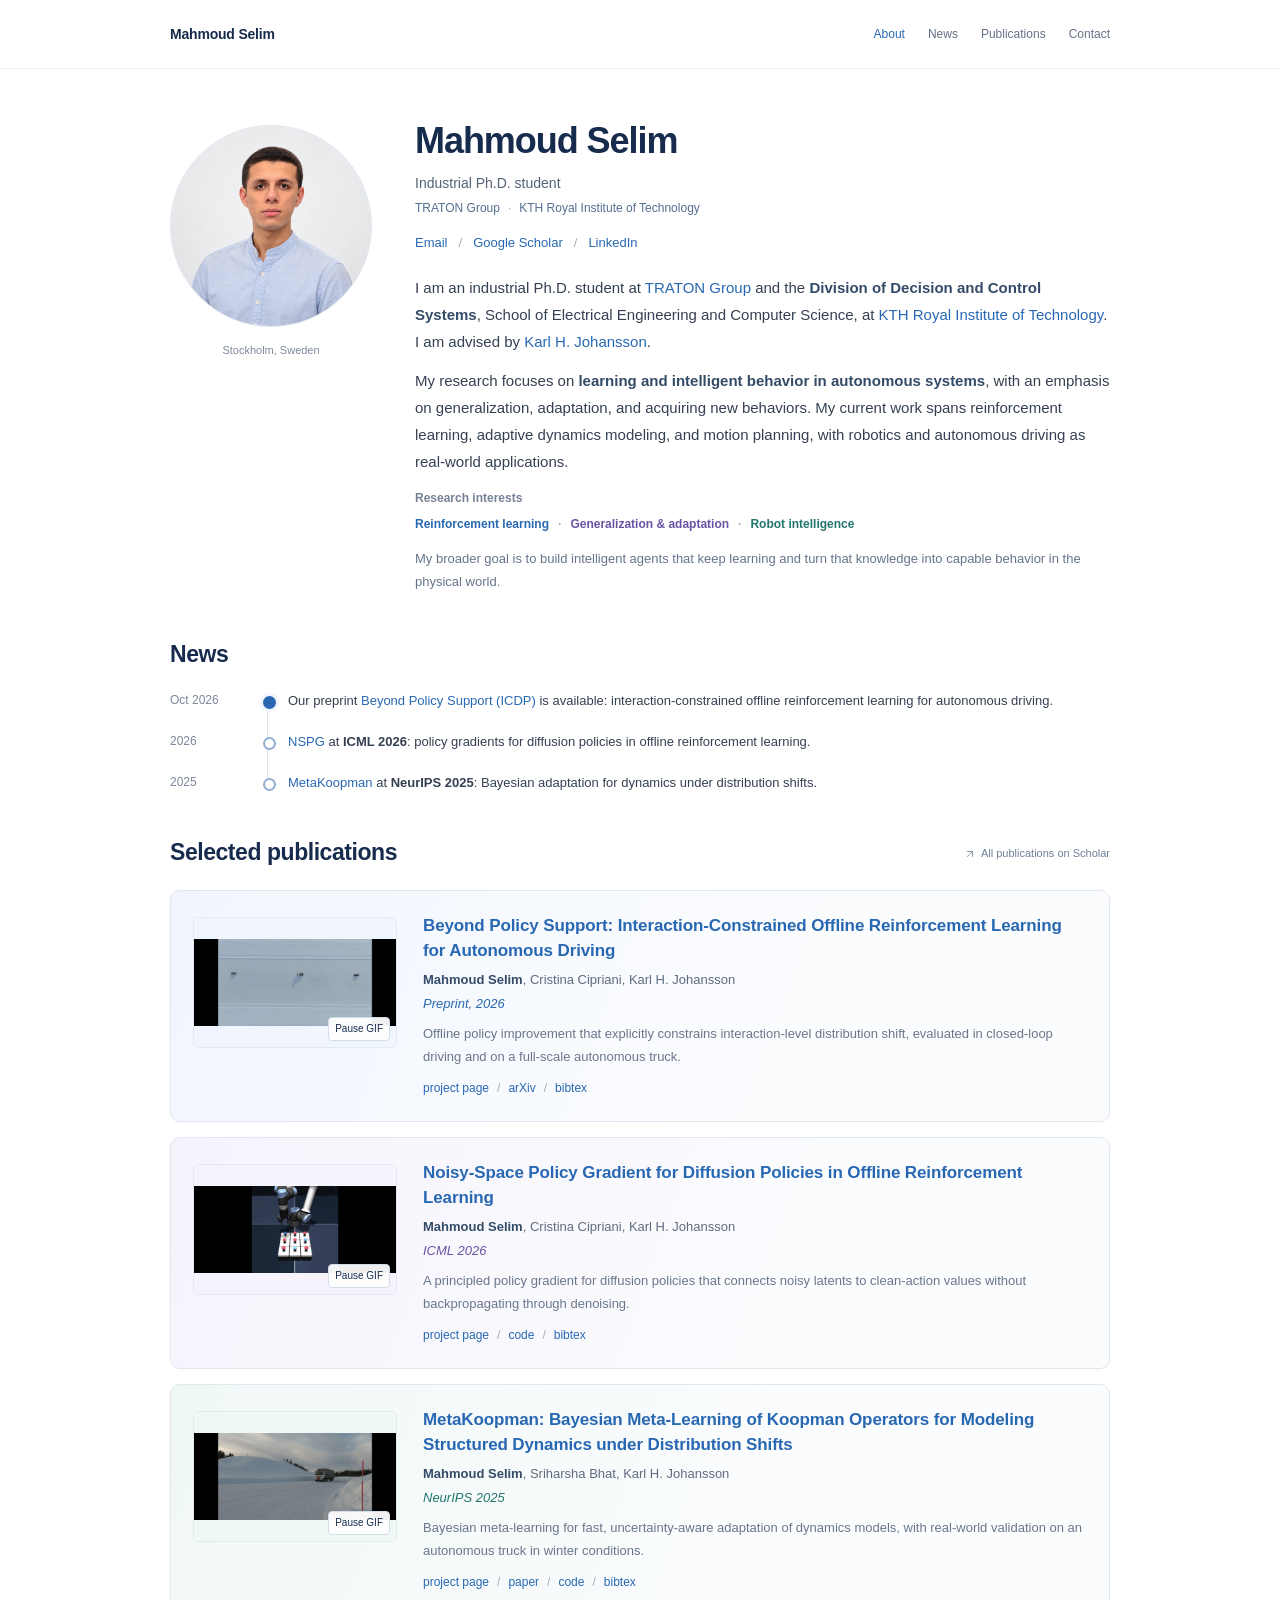
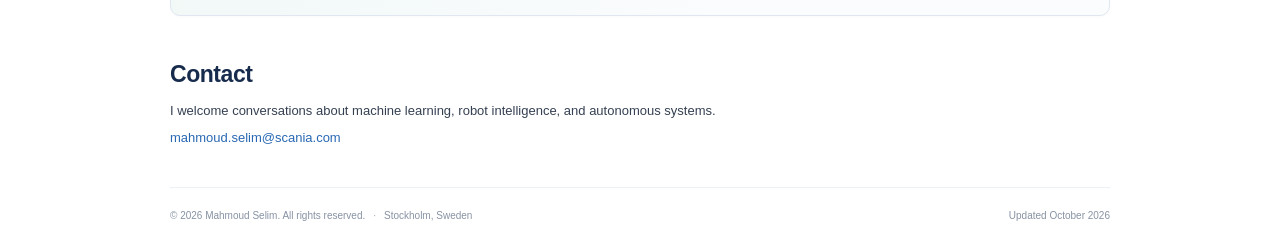
<file: index.html>
<!DOCTYPE html>
<!--
Generated from content/site.json by scripts/build.py.
For permanent content changes, edit that JSON file and rebuild.
Copyright © 2026 Mahmoud Selim. All rights reserved.
No permission is granted by this notice to copy, adapt, or redistribute the original website template. Reuse requires prior written permission from the applicable rights holder, except as permitted by applicable law, platform terms, or any separately applicable third-party license. This notice does not alter the licenses of linked research publications or research code.
-->
<html lang="en">
<head>
  <meta charset="UTF-8">
  <meta name="viewport" content="width=device-width, initial-scale=1">
  <meta name="author" content="Mahmoud Selim">
  <meta name="description" content="Mahmoud Selim is an industrial Ph.D. student at TRATON Group and KTH Royal Institute of Technology, researching learning, generalization, adaptation, and intelligent behavior in autonomous systems.">
  <meta name="theme-color" content="#ffffff">
  <meta property="og:type" content="website">
  <meta property="og:title" content="Mahmoud Selim | Learning &amp; Intelligent Autonomous Systems">
  <meta property="og:description" content="Mahmoud Selim is an industrial Ph.D. student at TRATON Group and KTH Royal Institute of Technology, researching learning, generalization, adaptation, and intelligent behavior in autonomous systems.">
  <meta property="og:url" content="https://mahmoud-selim.github.io/">
  <meta name="twitter:card" content="summary">
  <title>Mahmoud Selim | Learning &amp; Intelligent Autonomous Systems</title>
  <link rel="canonical" href="https://mahmoud-selim.github.io/">
  <link rel="icon" href="assets/images/favicon.svg" type="image/svg+xml">
  <link rel="stylesheet" href="assets/css/theme.css">
  <link rel="stylesheet" href="assets/css/site.css">
  <script src="assets/js/site.js" defer></script>
  <script type="application/ld+json">{"@context": "https://schema.org", "@type": "ProfilePage", "url": "https://mahmoud-selim.github.io/", "mainEntity": {"@type": "Person", "name": "Mahmoud Selim", "url": "https://mahmoud-selim.github.io/", "jobTitle": "Industrial Ph.D. student", "email": "mahmoud.selim@scania.com", "affiliation": [{"@type": "Organization", "name": "TRATON Group"}, {"@type": "CollegeOrUniversity", "name": "KTH Royal Institute of Technology"}], "sameAs": ["https://scholar.google.se/citations?hl=en&user=J5m8mIYAAAAJ", "https://eg.linkedin.com/in/mahmoud-selim96"], "knowsAbout": ["Motion planning", "Robot learning", "Reinforcement learning", "Meta-learning", "Autonomous systems"]}}</script>
</head>
<body>
  <a class="skip-link" href="#content">Skip to content</a>
  <header class="site-header"><div class="header-inner container">
    <a class="wordmark" href="#about">Mahmoud Selim</a>
    <button class="menu-toggle" type="button" aria-expanded="false" aria-controls="site-nav" hidden><svg class="icon" viewBox="0 0 24 24" aria-hidden="true"><path d="M4 6h16M4 12h16M4 18h16"/></svg>Menu</button>
    <nav class="site-nav" id="site-nav" aria-label="Main navigation"><a href="#about">About</a><a href="#news">News</a><a href="#publications">Publications</a><a href="#contact">Contact</a></nav>
  </div></header>
<noscript><style>@media(max-width:640px){.header-inner{flex-wrap:wrap;padding-block:12px}.site-nav{display:flex;position:static;box-shadow:none;border:0;padding:0;width:100%}}</style></noscript>
  <main id="content" class="container">
    <section class="about" id="about" aria-labelledby="profile-name">
      <div class="profile-layout">
        <figure class="portrait-column">
          <div class="portrait-frame">
            <div class="portrait-fallback" aria-hidden="true"><span class="initials">MS</span></div>
            <img class="portrait-image" data-portrait data-src="assets/images/mahmoud-selim.jpg" style="object-position:50% 35%" alt="Portrait of Mahmoud Selim" width="700" height="800" hidden>
          </div>
          <figcaption class="portrait-caption">Stockholm, Sweden</figcaption>
        </figure>
        <div class="profile-copy">
          <div class="profile-heading">
            <h1 id="profile-name">Mahmoud Selim</h1>
            <p class="role-label">Industrial Ph.D. student</p>
            <p class="affiliation-line"><a href="https://traton.com/en.html">TRATON Group</a><span class="affiliation-dot" aria-hidden="true">·</span><a href="https://www.kth.se/en">KTH Royal Institute of Technology</a></p>
          </div>
          <div class="profile-links" aria-label="Contact and academic profiles"><a href="mailto:mahmoud.selim@scania.com">Email</a><span class="link-divider" aria-hidden="true">/</span><a href="https://scholar.google.se/citations?hl=en&amp;user=J5m8mIYAAAAJ">Google Scholar</a><span class="link-divider" aria-hidden="true">/</span><a href="https://eg.linkedin.com/in/mahmoud-selim96">LinkedIn</a></div>
          <div class="biography"><p>I am an industrial Ph.D. student at <a href="https://traton.com/en.html">TRATON Group</a> and the <strong>Division of Decision and Control Systems</strong>, School of Electrical Engineering and Computer Science, at <a href="https://www.kth.se/en">KTH Royal Institute of Technology</a>. I am advised by <a href="https://people.kth.se/~kallej/index.html">Karl H. Johansson</a>.</p><p>My research focuses on <strong>learning and intelligent behavior in autonomous systems</strong>, with an emphasis on generalization, adaptation, and acquiring new behaviors. My current work spans reinforcement learning, adaptive dynamics modeling, and motion planning, with robotics and autonomous driving as real-world applications.</p></div>
          <section class="research" id="research" aria-labelledby="research-title">
            <h2 id="research-title">Research interests</h2>
            <ul class="research-interests"><li class="color-blue">Reinforcement learning</li><li class="color-violet">Generalization &amp; adaptation</li><li class="color-teal">Robot intelligence</li></ul>
            <p class="vision">My broader goal is to build intelligent agents that keep learning and turn that knowledge into capable behavior in the physical world.</p>
          </section>
        </div>
      </div>
    </section>
    <section class="news" id="news" aria-labelledby="news-title"><h2 class="section-title" id="news-title">News</h2><ul class="news-list"><li><time datetime="2026-10">Oct 2026</time><p>Our preprint <a href="https://mahmoud-selim.github.io/ICDP/">Beyond Policy Support (ICDP)</a> is available: interaction-constrained offline reinforcement learning for autonomous driving.</p></li><li><span class="news-date">2026</span><p><a href="https://mahmoud-selim.github.io/NSPG/">NSPG</a> at <strong>ICML 2026</strong>: policy gradients for diffusion policies in offline reinforcement learning.</p></li><li><span class="news-date">2025</span><p><a href="https://mahmoud-selim.github.io/MetaKoopman/">MetaKoopman</a> at <strong>NeurIPS 2025</strong>: Bayesian adaptation for dynamics under distribution shifts.</p></li></ul></section>
    <section class="publications" id="publications" aria-labelledby="publications-title">
      <div class="section-heading-row"><h2 class="section-title" id="publications-title">Selected publications</h2><a href="https://scholar.google.se/citations?hl=en&amp;user=J5m8mIYAAAAJ" class="quiet-link"><svg class="icon" viewBox="0 0 24 24" aria-hidden="true"><path d="M7 17 17 7M7 7h10v10"/></svg>All publications on Scholar</a></div>
      <div class="publication-list"><article class="publication color-blue" id="publication-icdp" aria-labelledby="title-icdp">
      <div class="publication-media-wrap">
        <a class="publication-media" href="https://mahmoud-selim.github.io/ICDP/" aria-label="ICDP project page">
          <img class="media-poster" src="assets/images/icdp-placeholder.svg" alt="ICDP illustrative placeholder" width="620" height="400" loading="lazy">
          <img class="media-animation" data-animation data-src="videos/icdp.gif" data-name="ICDP" alt="ICDP autonomous-driving demonstration" width="620" height="400" hidden>
        </a>
        <button type="button" class="media-pause" hidden aria-pressed="false">Play GIF</button>
      </div>
      <div class="publication-copy">
        <h3 id="title-icdp"><a href="https://mahmoud-selim.github.io/ICDP/">Beyond Policy Support: Interaction-Constrained Offline Reinforcement Learning for Autonomous Driving</a></h3>
        <p class="publication-authors"><strong>Mahmoud Selim</strong>, Cristina Cipriani, Karl H. Johansson</p>
        <p class="publication-venue color-blue">Preprint, 2026</p>
        <p class="publication-summary">Offline policy improvement that explicitly constrains interaction-level distribution shift, evaluated in closed-loop driving and on a full-scale autonomous truck.</p>
        <div class="publication-links"><a href="https://mahmoud-selim.github.io/ICDP/">project page</a><span class="link-divider" aria-hidden="true">/</span><a href="https://arxiv.org/abs/2610.09763">arXiv</a><span class="link-divider" aria-hidden="true">/</span><details class="citation"><summary>BibTeX</summary>
      <div class="citation-body"><pre>@article{selim2026beyond,
  title = {Beyond Policy Support: Interaction-Constrained Offline Reinforcement Learning for Autonomous Driving},
  author = {Selim, Mahmoud and Cipriani, Cristina and Johansson, Karl H.},
  journal = {arXiv preprint arXiv:2610.09763},
  year = {2026}
}</pre>
        <button type="button" class="copy-citation" hidden aria-live="polite">Copy BibTeX</button>
      </div></details></div>
      </div>
    </article>
<article class="publication color-violet" id="publication-nspg" aria-labelledby="title-nspg">
      <div class="publication-media-wrap">
        <a class="publication-media" href="https://mahmoud-selim.github.io/NSPG/" aria-label="NSPG project page">
          <img class="media-poster" src="assets/images/nspg-placeholder.svg" alt="NSPG illustrative placeholder" width="620" height="400" loading="lazy">
          <img class="media-animation" data-animation data-src="videos/nspg.gif" data-name="NSPG" alt="NSPG diffusion-policy learning demonstration" width="620" height="400" hidden>
        </a>
        <button type="button" class="media-pause" hidden aria-pressed="false">Play GIF</button>
      </div>
      <div class="publication-copy">
        <h3 id="title-nspg"><a href="https://mahmoud-selim.github.io/NSPG/">Noisy-Space Policy Gradient for Diffusion Policies in Offline Reinforcement Learning</a></h3>
        <p class="publication-authors"><strong>Mahmoud Selim</strong>, Cristina Cipriani, Karl H. Johansson</p>
        <p class="publication-venue color-violet">ICML 2026</p>
        <p class="publication-summary">A principled policy gradient for diffusion policies that connects noisy latents to clean-action values without backpropagating through denoising.</p>
        <div class="publication-links"><a href="https://mahmoud-selim.github.io/NSPG/">project page</a><span class="link-divider" aria-hidden="true">/</span><a href="https://github.com/mahmoud-selim/NSPG">code</a><span class="link-divider" aria-hidden="true">/</span><details class="citation"><summary>BibTeX</summary>
      <div class="citation-body"><pre>@inproceedings{selim2026noisyspace,
  title = {Noisy-Space Policy Gradient for Diffusion Policies in Offline Reinforcement Learning},
  author = {Mahmoud Selim and Cristina Cipriani and Karl Henrik Johansson},
  booktitle = {Forty-third International Conference on Machine Learning},
  year = {2026}
}</pre>
        <button type="button" class="copy-citation" hidden aria-live="polite">Copy BibTeX</button>
      </div></details></div>
      </div>
    </article>
<article class="publication color-teal" id="publication-metakoopman" aria-labelledby="title-metakoopman">
      <div class="publication-media-wrap">
        <a class="publication-media" href="https://mahmoud-selim.github.io/MetaKoopman/" aria-label="MetaKoopman project page">
          <img class="media-poster" src="assets/images/metakoopman-placeholder.svg" alt="MetaKoopman illustrative placeholder" width="620" height="400" loading="lazy">
          <img class="media-animation" data-animation data-src="videos/metakoopman.gif" data-name="MetaKoopman" alt="MetaKoopman adaptive dynamics and winter truck-trial demonstration" width="620" height="400" hidden>
        </a>
        <button type="button" class="media-pause" hidden aria-pressed="false">Play GIF</button>
      </div>
      <div class="publication-copy">
        <h3 id="title-metakoopman"><a href="https://mahmoud-selim.github.io/MetaKoopman/">MetaKoopman: Bayesian Meta-Learning of Koopman Operators for Modeling Structured Dynamics under Distribution Shifts</a></h3>
        <p class="publication-authors"><strong>Mahmoud Selim</strong>, Sriharsha Bhat, Karl H. Johansson</p>
        <p class="publication-venue color-teal">NeurIPS 2025</p>
        <p class="publication-summary">Bayesian meta-learning for fast, uncertainty-aware adaptation of dynamics models, with real-world validation on an autonomous truck in winter conditions.</p>
        <div class="publication-links"><a href="https://mahmoud-selim.github.io/MetaKoopman/">project page</a><span class="link-divider" aria-hidden="true">/</span><a href="https://proceedings.neurips.cc/paper_files/paper/2025/hash/2a5dd6bad2d10966a8bfa254dfb7dc76-Abstract-Conference.html">paper</a><span class="link-divider" aria-hidden="true">/</span><a href="https://github.com/Mahmoud-Selim/MetaKoopman">code</a><span class="link-divider" aria-hidden="true">/</span><details class="citation"><summary>BibTeX</summary>
      <div class="citation-body"><pre>@inproceedings{selim2025metakoopman,
  title = {MetaKoopman: Bayesian Meta-Learning of Koopman Operators for Modeling Structured Dynamics under Distribution Shifts},
  author = {Selim, Mahmoud and Bhat, Sriharsha and Johansson, Karl H.},
  booktitle = {Advances in Neural Information Processing Systems},
  volume = {38},
  year = {2025}
}</pre>
        <button type="button" class="copy-citation" hidden aria-live="polite">Copy BibTeX</button>
      </div></details></div>
      </div>
    </article></div>
    </section>
    
    <section class="contact" id="contact" aria-labelledby="contact-title">
      <h2 class="section-title" id="contact-title">Contact</h2><p>I welcome conversations about machine learning, robot intelligence, and autonomous systems.</p>
      <p><a href="mailto:mahmoud.selim@scania.com">mahmoud.selim@scania.com</a></p>
    </section>
  </main>
  <footer class="site-footer"><div class="footer-inner container"><p>© 2026 Mahmoud Selim. All rights reserved.<span class="affiliation-dot" aria-hidden="true">·</span>Stockholm, Sweden</p><p>Updated October 2026</p></div></footer>
</body>
</html>
</file>
<file: assets/css/theme.css>
/* Shared visual language for the homepage and future paper pages.
   Start here when changing the appearance of the entire site. */
:root {
  --text: #344054;
  --heading: #172b4d;
  --muted: #657187;
  --link: #2868b2;
  --line: #e0e7f0;
  --soft: #f7f9fc;
  --blue: #2868b2;
  --blue-soft: #f1f6fe;
  --violet: #6953a2;
  --violet-soft: #f6f3fc;
  --teal: #23766e;
  --teal-soft: #f0f8f6;
  --sans: -apple-system, BlinkMacSystemFont, "Segoe UI", Arial, Helvetica, sans-serif;
  --radius: 12px;
}
* { box-sizing: border-box; }
html { scroll-behavior: smooth; scroll-padding-top: 96px; }
body { margin: 0; color: var(--text); background: #fff; font: 16px/1.75 var(--sans); -webkit-font-smoothing: antialiased; }
h1, h2, h3, p, figure { margin: 0; }
h1, h2, h3 { color: var(--heading); line-height: 1.3; }
a { color: var(--link); text-decoration: none; text-underline-offset: 4px; }
a:hover { text-decoration: underline; }
button { font: inherit; cursor: pointer; }
img { display: block; max-width: 100%; }
strong { font-weight: 620; }
[hidden] { display: none !important; }
a:focus-visible, button:focus-visible, summary:focus-visible, [tabindex]:focus-visible { outline: 3px solid var(--blue); outline-offset: 5px; border-radius: 3px; }
::selection { background: #deebfb; color: #172b4d; }
.container { width: min(100% - 64px, 1060px); margin-inline: auto; }
.skip-link { position: fixed; top: 10px; left: 10px; z-index: 50; transform: translateY(-200%); padding: 8px 16px; background: var(--heading); color: #fff; border-radius: 6px; }
.skip-link:focus { transform: none; }
.eyebrow { color: var(--blue); font-size: 11px; line-height: 1.5; letter-spacing: .13em; text-transform: uppercase; font-weight: 650; }
.section-title { font-size: 27px; font-weight: 650; letter-spacing: -.65px; }
.section-title::after { content: ""; display: block; width: 34px; height: 3px; margin-top: 13px; background: #75a3d7; border-radius: 3px; }
.section-description { margin-top: 16px; color: var(--muted); font-size: 14px; }
.icon { width: 17px; height: 17px; fill: none; stroke: currentColor; stroke-width: 1.6; stroke-linecap: round; stroke-linejoin: round; flex-shrink: 0; }
.button { display: inline-flex; align-items: center; justify-content: center; gap: 8px; min-height: 42px; padding: 8px 16px; border: 1px solid #dbe5f3; border-radius: 8px; color: #355e95; background: #fff; font-size: 13px; line-height: 1.5; font-weight: 550; transition: background .16s, border-color .16s; }
.button:hover { background: var(--blue-soft); border-color: #b6cceb; text-decoration: none; }
.button-primary { background: var(--blue); color: #fff; border-color: var(--blue); }
.button-primary:hover { background: #205992; border-color: #205992; }
.color-blue { --accent: var(--blue); --accent-soft: var(--blue-soft); }
.color-violet { --accent: var(--violet); --accent-soft: var(--violet-soft); }
.color-teal { --accent: var(--teal); --accent-soft: var(--teal-soft); }
.sr-only { position: absolute; width: 1px; height: 1px; padding: 0; margin: -1px; overflow: hidden; clip: rect(0, 0, 0, 0); white-space: nowrap; border: 0; }
@media (max-width: 640px) { .container { width: calc(100% - 40px); } body { font-size: 15px; } .section-title { font-size: 25px; } }
@media (prefers-reduced-motion: reduce) { html { scroll-behavior: auto; } *, *::before, *::after { transition: none !important; animation: none !important; } }
</file>
<file: assets/css/site.css>
/* Compact academic layout with the shared paper palette. */
body { color: #354052; font-size: 15px; line-height: 1.75; }
html { scroll-padding-top: 30px; }
.container { width: min(100% - 56px, 940px); }
.site-header { border-bottom: 1px solid #edf0f4; background: #fff; }
.header-inner { display: flex; align-items: center; justify-content: space-between; gap: 24px; min-height: 68px; }
.wordmark { color: var(--heading); font-size: 14px; font-weight: 620; letter-spacing: -.2px; }
.wordmark:hover { text-decoration: none; }
.site-nav { display: flex; align-items: center; gap: 23px; }
.site-nav a { padding: 8px 0; color: #657187; font-size: 12px; }
.site-nav a:hover, .site-nav a[aria-current] { color: var(--blue); text-decoration: none; }
.menu-toggle { display: none; align-items: center; gap: 6px; border: 1px solid var(--line); border-radius: 5px; background: #fff; color: var(--heading); padding: 6px 9px; font-size: 12px; }
.menu-toggle .icon { width: 14px; height: 14px; }
.about { padding: 49px 0 27px; }
.profile-layout { display: grid; grid-template-columns: 202px minmax(0, 1fr); gap: 43px; align-items: start; }
.portrait-column { padding-top: 7px; }
.portrait-frame { position: relative; width: 202px; aspect-ratio: 1; border-radius: 50%; overflow: hidden; border: 1px solid #dce5ef; background: #f4f7fb; }
.portrait-image { position: absolute; inset: 0; width: 100%; height: 100%; object-fit: cover; }
.portrait-fallback { height: 100%; display: grid; place-items: center; background: radial-gradient(circle at 35% 30%, #fff, #edf3fb); }
.portrait-fallback .initials { color: #8ba0bc; font-size: 49px; letter-spacing: -2px; font-weight: 350; }
.portrait-caption { margin-top: 14px; text-align: center; color: #7e899a; font-size: 11px; }
.profile-copy { min-width: 0; }
.profile-copy h1 { font-size: 36px; line-height: 1.25; font-weight: 640; letter-spacing: -1.05px; }
.role-label { color: #536277; font-size: 14px; margin-top: 8px; }
.affiliation-line { color: #657187; font-size: 12px; margin-top: 2px; }
.affiliation-line a { color: #536e90; }
.affiliation-dot { color: #a1adbc; margin-inline: 8px; }
.profile-links { display: flex; align-items: center; flex-wrap: wrap; gap: 11px; margin-top: 13px; font-size: 13px; }
.link-divider { color: #a3adba; font-weight: 400; }
.biography { margin-top: 20px; font-size: 15px; line-height: 1.8; }
.biography p + p { margin-top: 12px; }
.biography strong { color: #344b68; font-weight: 600; }
.research { padding: 0; margin-top: 16px; }
.research h2 { font-size: 12px; font-weight: 550; color: #758196; margin-bottom: 7px; }
.research-interests { list-style: none; display: flex; align-items: baseline; flex-wrap: wrap; gap: 5px 0; padding: 0; margin: 0; }
.research-interests li { font-size: 12px; font-weight: 550; color: var(--accent); }
.research-interests li:not(:last-child)::after { content: "·"; color: #a1adbc; padding-inline: 9px; }
.vision { margin-top: 12px; font-size: 13px; line-height: 1.8; color: #66758b; }
.section-title { font-size: 23px; letter-spacing: -.45px; font-weight: 630; }
.section-title::after { display: none; }
.news { padding: 19px 0 31px; }
.news-list { --timeline-axis: 97px; list-style: none; padding: 0; margin: 19px 0 0; }
.news-list li { position: relative; display: grid; grid-template-columns: 82px minmax(0, 1fr); column-gap: 36px; padding: 0 0 18px; font-size: 13px; line-height: 1.8; }
.news-list li::before { content: ""; position: absolute; left: var(--timeline-axis); top: 11px; bottom: -11px; width: 1px; background: #dce5f0; }
.news-list li::after { content: ""; position: absolute; left: calc(var(--timeline-axis) - 4px); top: 7px; width: 9px; height: 9px; border: 2px solid #91afd2; border-radius: 50%; background: #fff; }
.news-list li:first-child::after { border-color: var(--blue); background: var(--blue); box-shadow: 0 0 0 3px var(--blue-soft); }
.news-list li:last-child { padding-bottom: 0; }
.news-list li:last-child::before { display: none; }
.news-list time, .news-date { font-size: 12px; color: #7c8799; padding-top: 1px; font-variant-numeric: tabular-nums; }
.news-list strong { font-weight: 560; }
.publications { padding: 12px 0 32px; }
.section-heading-row { display: flex; justify-content: space-between; align-items: baseline; gap: 20px; }
.quiet-link { display: inline-flex; align-items: center; gap: 5px; font-size: 11px; color: #6f819a; }
.quiet-link .icon { width: 12px; height: 12px; }
.publication-list { display: grid; gap: 15px; margin-top: 22px; }
.publication { display: grid; grid-template-columns: 204px minmax(0, 1fr); gap: 26px; padding: 22px; border: 1px solid #e0e7f0; border-radius: 10px; background: linear-gradient(110deg, var(--accent-soft), #fbfcfe 65%); box-shadow: 0 1px 3px rgba(23, 43, 77, .025); transform-origin: center; transition: transform .2s ease, box-shadow .2s ease, border-color .18s ease, background .18s ease; }
.publication:focus-within { background: #fff; border-color: #9db9dd; box-shadow: 0 0 0 3px #edf3fc; }
@media (hover: hover) and (pointer: fine) {
  .publication:hover { background: #fff; border-color: var(--accent); box-shadow: 0 10px 26px rgba(23, 43, 77, .085); transform: translateY(-3px) scale(1.008); }
}
@media (prefers-reduced-motion: reduce) {
  .publication, .publication:hover { transform: none; transition: none; }
}
.publication-copy { min-width: 0; }
.publication-media-wrap { position: relative; align-self: start; margin-top: 4px; }
.publication-media { display: block; position: relative; aspect-ratio: 1.55; border-radius: 5px; overflow: hidden; border: 1px solid #e3e9f1; background: var(--accent-soft); }
.publication-media:hover { border-color: #9cb7da; }
.publication-media > img { width: 100%; height: 100%; object-fit: cover; }
.publication-media .media-animation { position: absolute; inset: 0; z-index: 1; object-fit: contain; background: var(--accent-soft); }
.publication h3 { font-size: 17px; line-height: 1.5; letter-spacing: -.12px; font-weight: 600; }
.publication h3 a { color: var(--blue); }
.publication-authors { font-size: 13px; line-height: 1.75; color: #5f6c7f; margin-top: 5px; }
.publication-authors strong { color: #344b68; font-weight: 600; }
.publication-venue { margin-top: 2px; color: var(--accent); font-size: 13px; font-style: italic; }
.publication-summary { margin-top: 7px; color: #6a778b; font-size: 13px; line-height: 1.75; }
.publication-links { display: flex; align-items: baseline; flex-wrap: wrap; gap: 5px 8px; margin-top: 9px; font-size: 12px; }
.publication-links a { font-weight: 450; }
.citation { font-size: inherit; }
.citation summary { color: var(--blue); cursor: pointer; list-style: none; text-transform: lowercase; }
.citation summary::-webkit-details-marker { display: none; }
.citation summary:hover { text-decoration: underline; text-underline-offset: 4px; }
.citation[open] { flex-basis: 100%; margin-top: 5px; }
.citation-body { border: 1px solid var(--line); border-radius: 5px; background: var(--soft); padding: 12px 14px; margin-top: 9px; }
.citation pre { margin: 0; white-space: pre-wrap; overflow-wrap: anywhere; color: #53637a; font: 11px/1.75 ui-monospace, SFMono-Regular, Consolas, monospace; }
.copy-citation { margin-top: 9px; padding: 4px 8px; font-size: 10px; border: 1px solid #d7e2ef; color: #466792; border-radius: 4px; background: #fff; }
.media-pause { position: absolute; z-index: 2; bottom: 7px; right: 7px; border: 1px solid #d2ddea; border-radius: 4px; background: #fffffff0; color: var(--heading); font-size: 10px; line-height: 1.4; padding: 4px 6px; }
.teaching { padding: 12px 0 30px; }
.teaching-list { list-style: none; padding: 0; margin: 16px 0 0; }
.teaching-list li { display: grid; grid-template-columns: 100px minmax(0, 1fr); gap: 16px; margin-top: 13px; font-size: 14px; }
.teaching-term { color: #7c8799; font-size: 12px; }
.teaching-role { display: block; color: #6a778b; font-size: 12px; margin-top: 3px; }
.contact { padding: 12px 0 37px; }
.contact p { margin-top: 11px; font-size: 13px; }
.contact p + p { margin-top: 4px; }
.site-footer { margin-inline: auto; width: min(100% - 56px, 940px); border-top: 1px solid #edf0f4; padding: 19px 0 25px; }
.footer-inner { width: 100%; display: flex; justify-content: space-between; gap: 15px; font-size: 10px; color: #8792a3; }
@media (max-width: 850px) {
  .profile-layout { grid-template-columns: 165px minmax(0, 1fr); gap: 30px; }
  .portrait-frame { width: 165px; }
  .profile-copy h1 { font-size: 33px; }
  .publication { grid-template-columns: 180px minmax(0, 1fr); gap: 22px; }
  .site-nav { gap: 18px; }
}
@media (max-width: 640px) {
  .container, .site-footer { width: calc(100% - 36px); }
  .header-inner { min-height: 58px; position: relative; }
  .menu-toggle { display: inline-flex; }
  .site-nav { display: none; position: absolute; z-index: 10; top: 58px; left: -18px; right: -18px; flex-wrap: wrap; gap: 3px 23px; padding: 10px 18px 13px; background: #fff; border-bottom: 1px solid var(--line); }
  .site-nav.is-open { display: flex; }
  .site-nav a { display: inline-flex; align-items: center; min-height: 40px; font-size: 13px; }
  .about { padding-top: 30px; padding-bottom: 24px; }
  .profile-layout { grid-template-columns: 126px minmax(0, 1fr); gap: 21px; }
  .portrait-frame { width: 126px; }
  .portrait-caption { font-size: 9px; margin-top: 10px; }
  .portrait-fallback .initials { font-size: 35px; }
  .profile-copy { display: contents; }
  .portrait-column { grid-row: 1; padding-top: 0; }
  .profile-heading { grid-column: 2; align-self: center; }
  .profile-copy h1 { font-size: 30px; letter-spacing: -.7px; }
  .role-label { font-size: 12px; margin-top: 6px; }
  .affiliation-line { font-size: 11px; line-height: 1.65; margin-top: 5px; }
  .affiliation-line .affiliation-dot { display: none; }
  .affiliation-line a { display: block; }
  .profile-links { grid-column: 1 / -1; margin: 0; gap: 10px; font-size: 13px; }
  .biography { grid-column: 1 / -1; margin: 0; font-size: 14px; line-height: 1.85; }
  .research { grid-column: 1 / -1; margin: -4px 0 0; }
  .vision { font-size: 13px; }
  .section-title { font-size: 22px; }
  .news { padding: 9px 0 27px; }
  .news-list { --timeline-axis: 77px; }
  .news-list li { grid-template-columns: 65px minmax(0, 1fr); column-gap: 29px; padding-bottom: 16px; font-size: 12px; }
  .news-list time, .news-date { font-size: 11px; }
  .section-heading-row { align-items: flex-start; gap: 10px; }
  .quiet-link { max-width: 100px; font-size: 10px; line-height: 1.6; padding-top: 2px; }
  .publication { grid-template-columns: 153px minmax(0, 1fr); gap: 18px; padding: 18px; }
  .publication h3 { font-size: 15px; }
  .publication-summary { font-size: 12px; }
  .publication-links { font-size: 12px; }
  .publication-links a, .citation summary { padding-block: 4px; }
  .contact { padding-bottom: 30px; }
  .footer-inner { flex-wrap: wrap; gap: 7px; }
}
@media (max-width: 490px) {
  .profile-layout { grid-template-columns: 105px minmax(0, 1fr); gap: 18px; }
  .portrait-frame { width: 105px; }
  .profile-copy h1 { font-size: 27px; }
  .portrait-caption { font-size: 8px; }
  .publication { grid-template-columns: 1fr; gap: 13px; padding: 17px; }
  .publication-media-wrap { width: min(100%, 230px); }
  .publication h3 { font-size: 16px; }
  .publication-authors, .publication-venue, .publication-summary { font-size: 12px; }
  .teaching-list li { grid-template-columns: 77px minmax(0, 1fr); gap: 12px; }
}
@media (max-width: 350px) {
  .profile-layout { grid-template-columns: 82px minmax(0, 1fr); gap: 15px; }
  .portrait-frame { width: 82px; }
  .profile-copy h1 { font-size: 24px; }
  .role-label { font-size: 11px; }
  .portrait-caption { font-size: 8px; line-height: 1.5; }
}
@media print {
  .site-header, .profile-links, .media-pause, .copy-citation { display: none !important; }
  .container, .site-footer { width: 100%; }
  .about { padding-top: 0; }
  .publication, .news-list li { break-inside: avoid; }
  .publication { background: #fff; border-color: #dce3ec; box-shadow: none; transform: none !important; }
  .portrait-frame { width: 140px; }
  .profile-layout { grid-template-columns: 140px minmax(0, 1fr); }
  a { color: #354052; }
}
</file>
